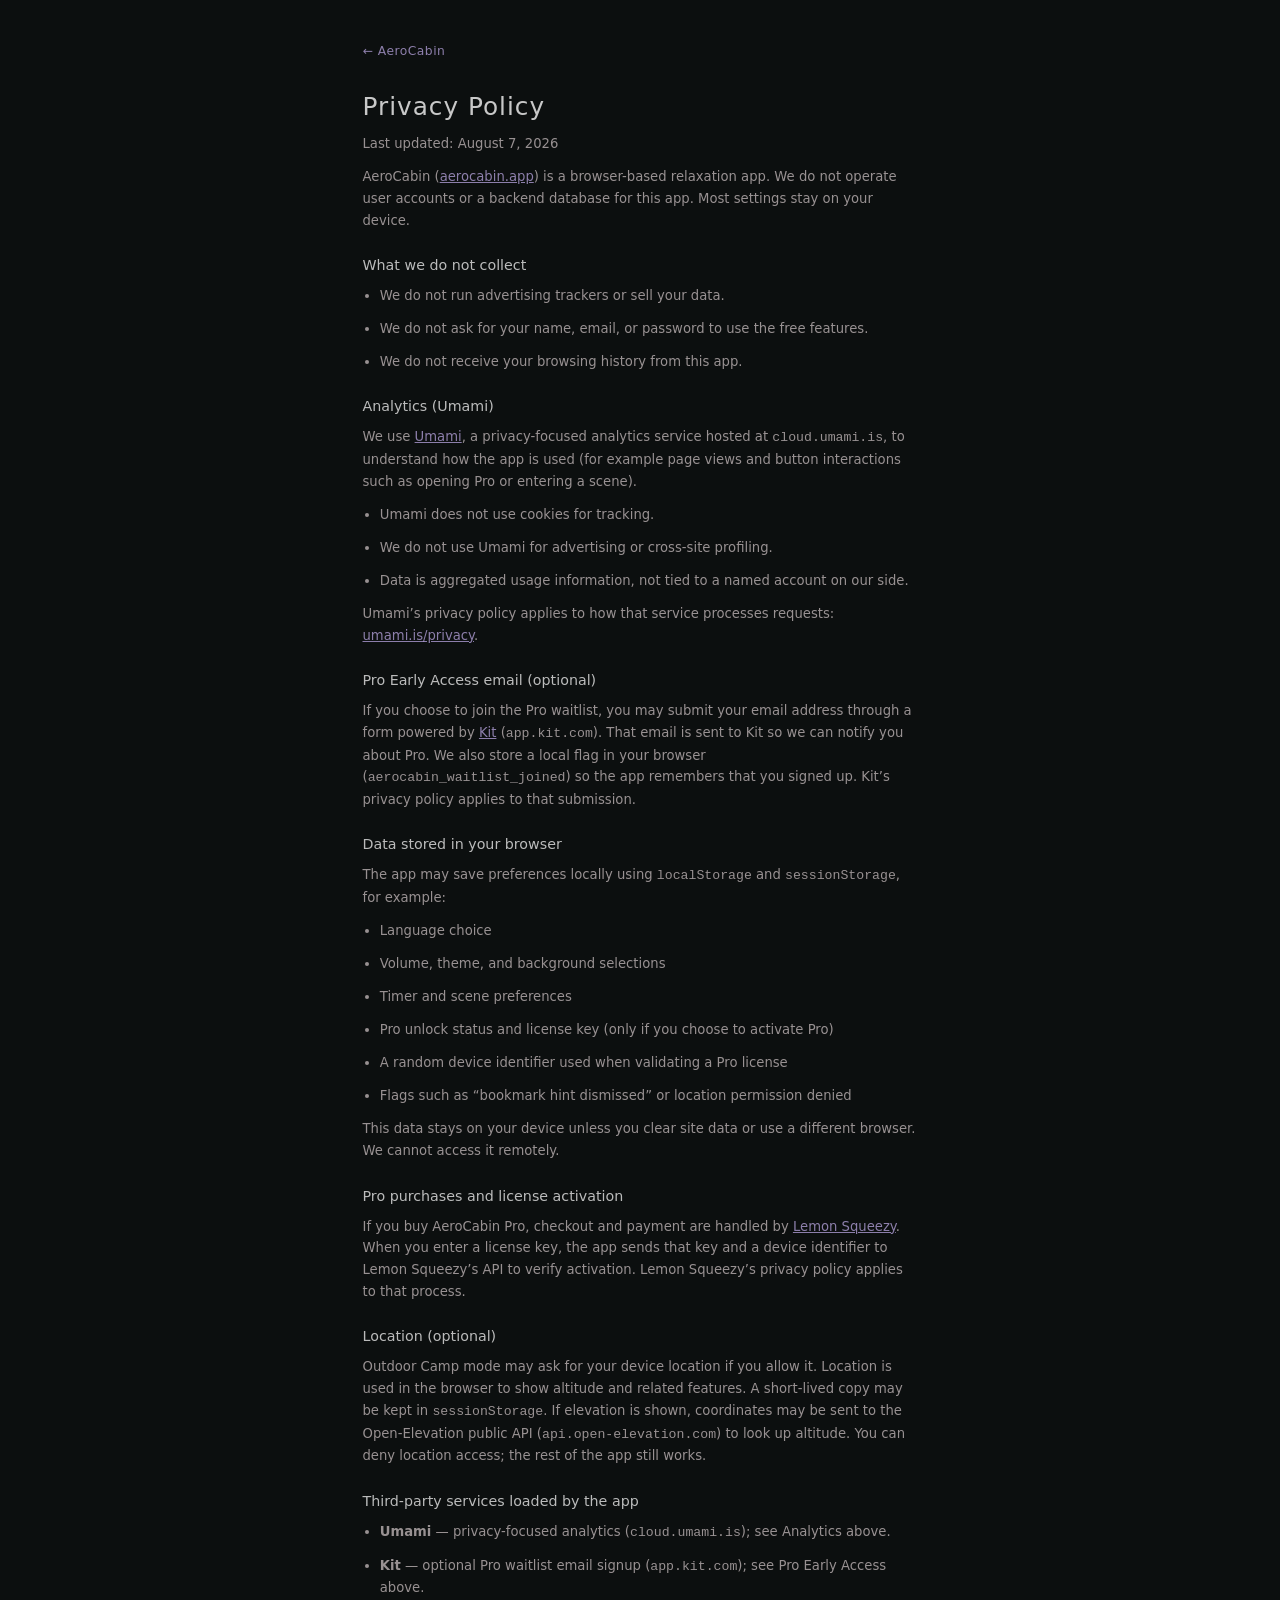
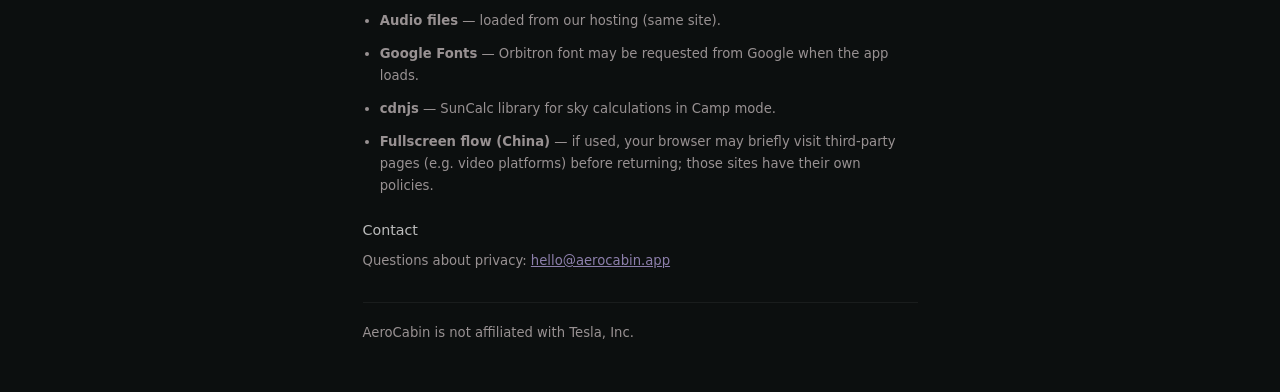
<file: privacy/index.html>
<!DOCTYPE html>
<html lang="en">
<head>
  <meta charset="UTF-8">
  <script>
  (function () {
    if (location.protocol === 'http:' && location.hostname === 'aerocabin.app') {
      location.replace('https://' + location.host + location.pathname + location.search + location.hash);
    }
  })();
  </script>
  <meta name="viewport" content="width=device-width, initial-scale=1.0">
  <meta name="theme-color" content="#0c0f0f">
  <title>Privacy · AeroCabin</title>
  <meta name="description" content="Privacy policy for AeroCabin — a browser-based relaxation app for Tesla owners. Learn what data stays on your device and how analytics and Pro features work.">
  <meta name="robots" content="index, follow">
  <link rel="canonical" href="https://aerocabin.app/privacy/">
  <link rel="stylesheet" href="/css/legal.css">
  <script defer src="https://cloud.umami.is/script.js" data-website-id="d08be28e-7d15-4e88-91e4-0f8fa352b8a3"></script>
</head>
<body>
  <main class="legal-page">
    <a href="/" class="legal-back">← AeroCabin</a>
    <h1>Privacy Policy</h1>
    <p class="legal-updated">Last updated: August 7, 2026</p>

    <p>AeroCabin (<a href="https://aerocabin.app">aerocabin.app</a>) is a browser-based relaxation app. We do not operate user accounts or a backend database for this app. Most settings stay on your device.</p>

    <h2>What we do not collect</h2>
    <ul>
      <li>We do not run advertising trackers or sell your data.</li>
      <li>We do not ask for your name, email, or password to use the free features.</li>
      <li>We do not receive your browsing history from this app.</li>
    </ul>

    <h2>Analytics (Umami)</h2>
    <p>We use <a href="https://umami.is" rel="noopener noreferrer">Umami</a>, a privacy-focused analytics service hosted at <code>cloud.umami.is</code>, to understand how the app is used (for example page views and button interactions such as opening Pro or entering a scene).</p>
    <ul>
      <li>Umami does not use cookies for tracking.</li>
      <li>We do not use Umami for advertising or cross-site profiling.</li>
      <li>Data is aggregated usage information, not tied to a named account on our side.</li>
    </ul>
    <p>Umami’s privacy policy applies to how that service processes requests: <a href="https://umami.is/privacy" rel="noopener noreferrer">umami.is/privacy</a>.</p>

    <h2>Pro Early Access email (optional)</h2>
    <p>If you choose to join the Pro waitlist, you may submit your email address through a form powered by <a href="https://kit.com" rel="noopener noreferrer">Kit</a> (<code>app.kit.com</code>). That email is sent to Kit so we can notify you about Pro. We also store a local flag in your browser (<code>aerocabin_waitlist_joined</code>) so the app remembers that you signed up. Kit’s privacy policy applies to that submission.</p>

    <h2>Data stored in your browser</h2>
    <p>The app may save preferences locally using <code>localStorage</code> and <code>sessionStorage</code>, for example:</p>
    <ul>
      <li>Language choice</li>
      <li>Volume, theme, and background selections</li>
      <li>Timer and scene preferences</li>
      <li>Pro unlock status and license key (only if you choose to activate Pro)</li>
      <li>A random device identifier used when validating a Pro license</li>
      <li>Flags such as “bookmark hint dismissed” or location permission denied</li>
    </ul>
    <p>This data stays on your device unless you clear site data or use a different browser. We cannot access it remotely.</p>

    <h2>Pro purchases and license activation</h2>
    <p>If you buy AeroCabin Pro, checkout and payment are handled by <a href="https://www.lemonsqueezy.com" rel="noopener noreferrer">Lemon Squeezy</a>. When you enter a license key, the app sends that key and a device identifier to Lemon Squeezy’s API to verify activation. Lemon Squeezy’s privacy policy applies to that process.</p>

    <h2>Location (optional)</h2>
    <p>Outdoor Camp mode may ask for your device location if you allow it. Location is used in the browser to show altitude and related features. A short-lived copy may be kept in <code>sessionStorage</code>. If elevation is shown, coordinates may be sent to the Open-Elevation public API (<code>api.open-elevation.com</code>) to look up altitude. You can deny location access; the rest of the app still works.</p>

    <h2>Third-party services loaded by the app</h2>
    <ul>
      <li><strong>Umami</strong> — privacy-focused analytics (<code>cloud.umami.is</code>); see Analytics above.</li>
      <li><strong>Kit</strong> — optional Pro waitlist email signup (<code>app.kit.com</code>); see Pro Early Access above.</li>
      <li><strong>Audio files</strong> — loaded from our hosting (same site).</li>
      <li><strong>Google Fonts</strong> — Orbitron font may be requested from Google when the app loads.</li>
      <li><strong>cdnjs</strong> — SunCalc library for sky calculations in Camp mode.</li>
      <li><strong>Fullscreen flow (China)</strong> — if used, your browser may briefly visit third-party pages (e.g. video platforms) before returning; those sites have their own policies.</li>
    </ul>

    <h2>Contact</h2>
    <p>Questions about privacy: <a href="mailto:hello@aerocabin.app">hello@aerocabin.app</a></p>

    <p class="legal-note">AeroCabin is not affiliated with Tesla, Inc.</p>
  </main>
</body>
</html>
</file>
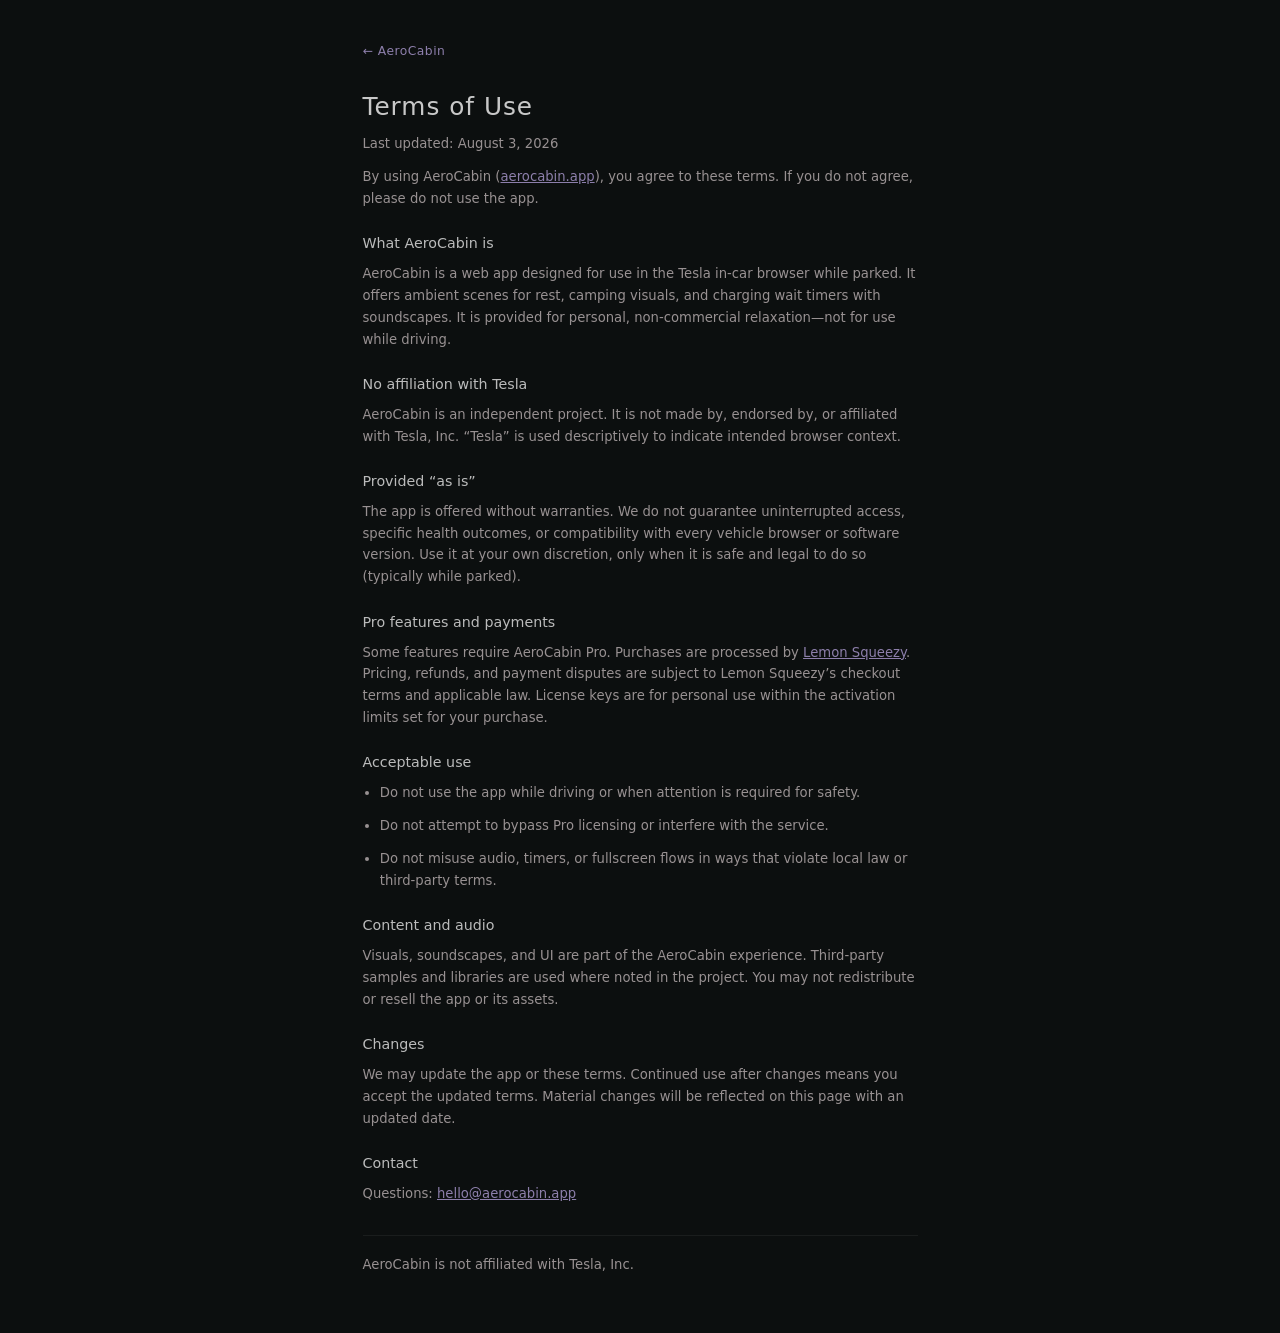
<file: terms/index.html>
<!DOCTYPE html>
<html lang="en">
<head>
  <meta charset="UTF-8">
  <script>
  (function () {
    if (location.protocol === 'http:' && location.hostname === 'aerocabin.app') {
      location.replace('https://' + location.host + location.pathname + location.search + location.hash);
    }
  })();
  </script>
  <meta name="viewport" content="width=device-width, initial-scale=1.0">
  <meta name="theme-color" content="#0c0f0f">
  <title>Terms · AeroCabin</title>
  <meta name="description" content="Terms of use for AeroCabin — a browser-based relaxation app for Tesla owners.">
  <meta name="robots" content="index, follow">
  <link rel="canonical" href="https://aerocabin.app/terms/">
  <link rel="stylesheet" href="/css/legal.css">
  <script defer src="https://cloud.umami.is/script.js" data-website-id="d08be28e-7d15-4e88-91e4-0f8fa352b8a3"></script>
</head>
<body>
  <main class="legal-page">
    <a href="/" class="legal-back">← AeroCabin</a>
    <h1>Terms of Use</h1>
    <p class="legal-updated">Last updated: August 3, 2026</p>

    <p>By using AeroCabin (<a href="https://aerocabin.app">aerocabin.app</a>), you agree to these terms. If you do not agree, please do not use the app.</p>

    <h2>What AeroCabin is</h2>
    <p>AeroCabin is a web app designed for use in the Tesla in-car browser while parked. It offers ambient scenes for rest, camping visuals, and charging wait timers with soundscapes. It is provided for personal, non-commercial relaxation—not for use while driving.</p>

    <h2>No affiliation with Tesla</h2>
    <p>AeroCabin is an independent project. It is not made by, endorsed by, or affiliated with Tesla, Inc. “Tesla” is used descriptively to indicate intended browser context.</p>

    <h2>Provided “as is”</h2>
    <p>The app is offered without warranties. We do not guarantee uninterrupted access, specific health outcomes, or compatibility with every vehicle browser or software version. Use it at your own discretion, only when it is safe and legal to do so (typically while parked).</p>

    <h2>Pro features and payments</h2>
    <p>Some features require AeroCabin Pro. Purchases are processed by <a href="https://www.lemonsqueezy.com" rel="noopener noreferrer">Lemon Squeezy</a>. Pricing, refunds, and payment disputes are subject to Lemon Squeezy’s checkout terms and applicable law. License keys are for personal use within the activation limits set for your purchase.</p>

    <h2>Acceptable use</h2>
    <ul>
      <li>Do not use the app while driving or when attention is required for safety.</li>
      <li>Do not attempt to bypass Pro licensing or interfere with the service.</li>
      <li>Do not misuse audio, timers, or fullscreen flows in ways that violate local law or third-party terms.</li>
    </ul>

    <h2>Content and audio</h2>
    <p>Visuals, soundscapes, and UI are part of the AeroCabin experience. Third-party samples and libraries are used where noted in the project. You may not redistribute or resell the app or its assets.</p>

    <h2>Changes</h2>
    <p>We may update the app or these terms. Continued use after changes means you accept the updated terms. Material changes will be reflected on this page with an updated date.</p>

    <h2>Contact</h2>
    <p>Questions: <a href="mailto:hello@aerocabin.app">hello@aerocabin.app</a></p>

    <p class="legal-note">AeroCabin is not affiliated with Tesla, Inc.</p>
  </main>
</body>
</html>
</file>
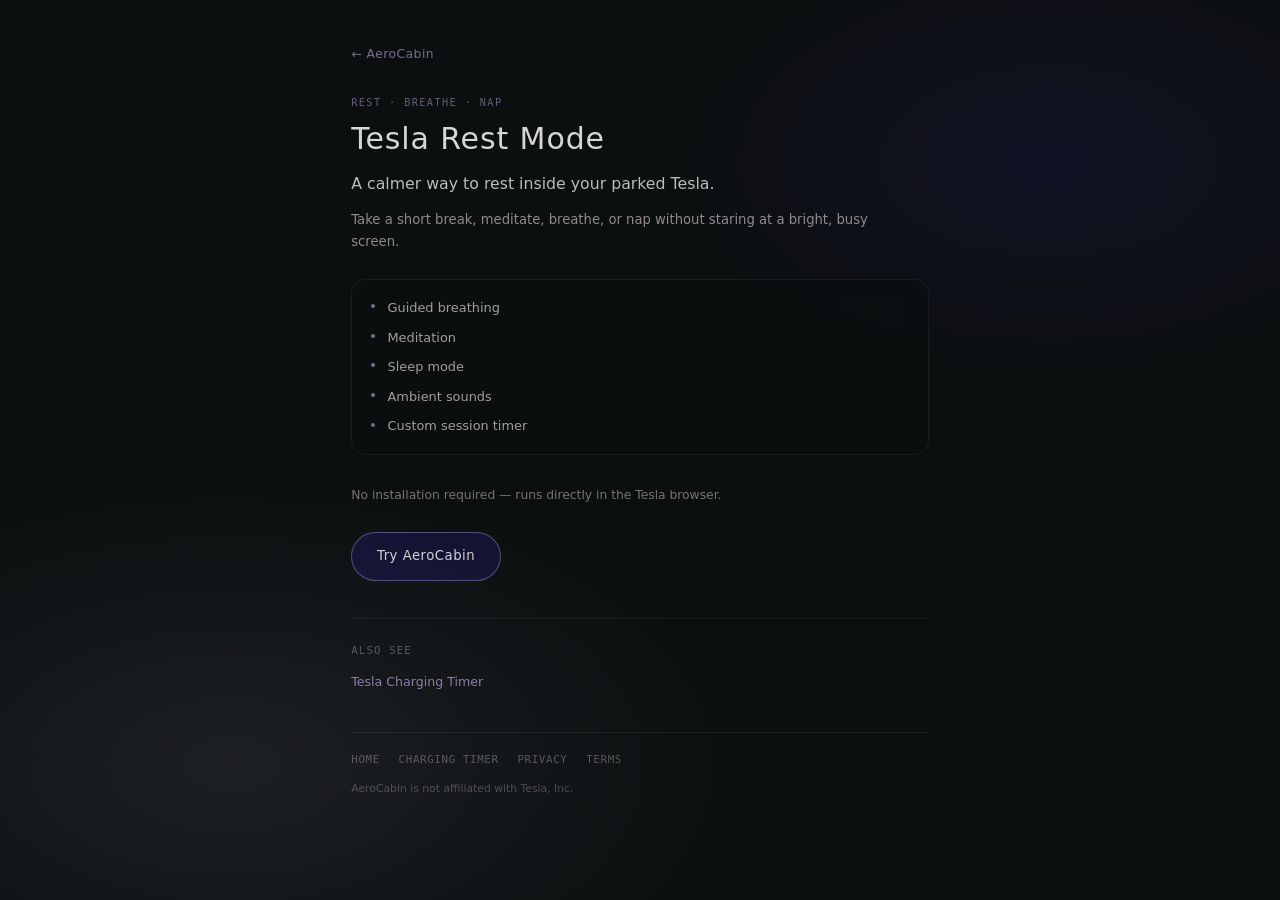
<file: tesla-rest-mode/index.html>
<!DOCTYPE html>
<html lang="en">
<head>
  <meta charset="UTF-8">
  <script>
  (function () {
    if (location.protocol === 'http:' && location.hostname === 'aerocabin.app') {
      location.replace('https://' + location.host + location.pathname + location.search + location.hash);
    }
  })();
  </script>
  <meta name="viewport" content="width=device-width, initial-scale=1.0">
  <meta name="theme-color" content="#0c0f0f">
  <title>Tesla Rest Mode – Relax, Breathe &amp; Nap in Your Tesla | AeroCabin</title>
  <meta name="description" content="A calmer way to rest inside your parked Tesla. Use guided breathing, meditation, sleep mode, ambient sounds and session timers directly in the Tesla browser.">
  <meta name="robots" content="index, follow">
  <link rel="canonical" href="https://aerocabin.app/tesla-rest-mode/">
  <meta property="og:type" content="website">
  <meta property="og:url" content="https://aerocabin.app/tesla-rest-mode/">
  <meta property="og:site_name" content="AeroCabin">
  <meta property="og:title" content="Tesla Rest Mode – Relax, Breathe &amp; Nap in Your Tesla | AeroCabin">
  <meta property="og:description" content="A calmer way to rest inside your parked Tesla. Use guided breathing, meditation, sleep mode, ambient sounds and session timers directly in the Tesla browser.">
  <meta property="og:image" content="https://aerocabin.app/assets/backgrounds/garden.png">
  <meta property="og:locale" content="en_US">
  <meta name="twitter:card" content="summary_large_image">
  <meta name="twitter:title" content="Tesla Rest Mode – Relax, Breathe &amp; Nap in Your Tesla | AeroCabin">
  <meta name="twitter:description" content="A calmer way to rest inside your parked Tesla. Use guided breathing, meditation, sleep mode, ambient sounds and session timers directly in the Tesla browser.">
  <meta name="twitter:image" content="https://aerocabin.app/assets/backgrounds/garden.png">
  <link rel="stylesheet" href="/css/landing.css">
  <script defer src="https://cloud.umami.is/script.js" data-website-id="d08be28e-7d15-4e88-91e4-0f8fa352b8a3"></script>
</head>
<body>
  <div class="landing-bg" aria-hidden="true"></div>
  <main class="landing-page">
    <a href="/" class="landing-back">← AeroCabin</a>
    <p class="landing-eyebrow">Rest · Breathe · Nap</p>
    <h1>Tesla Rest Mode</h1>
    <p class="landing-lead">A calmer way to rest inside your parked Tesla.</p>
    <p class="landing-copy">Take a short break, meditate, breathe, or nap without staring at a bright, busy screen.</p>
    <ul class="landing-features">
      <li>Guided breathing</li>
      <li>Meditation</li>
      <li>Sleep mode</li>
      <li>Ambient sounds</li>
      <li>Custom session timer</li>
    </ul>
    <p class="landing-note">No installation required — runs directly in the Tesla browser.</p>
    <a href="/" class="landing-cta" data-track-event="seo_rest_cta_click">Try AeroCabin</a>
    <section class="landing-related" aria-label="Related">
      <p class="landing-related-label">Also see</p>
      <a href="/tesla-charging-timer/">Tesla Charging Timer</a>
    </section>
    <footer class="landing-footer">
      <nav aria-label="Site">
        <a href="/">Home</a>
        <a href="/tesla-charging-timer/">Charging Timer</a>
        <a href="/privacy/">Privacy</a>
        <a href="/terms/">Terms</a>
      </nav>
      <p class="landing-disclaimer">AeroCabin is not affiliated with Tesla, Inc.</p>
    </footer>
  </main>
  <script src="/js/analytics.js?v=2"></script>
  <script src="/js/seo-landing.js?v=1"></script>
</body>
</html>
</file>
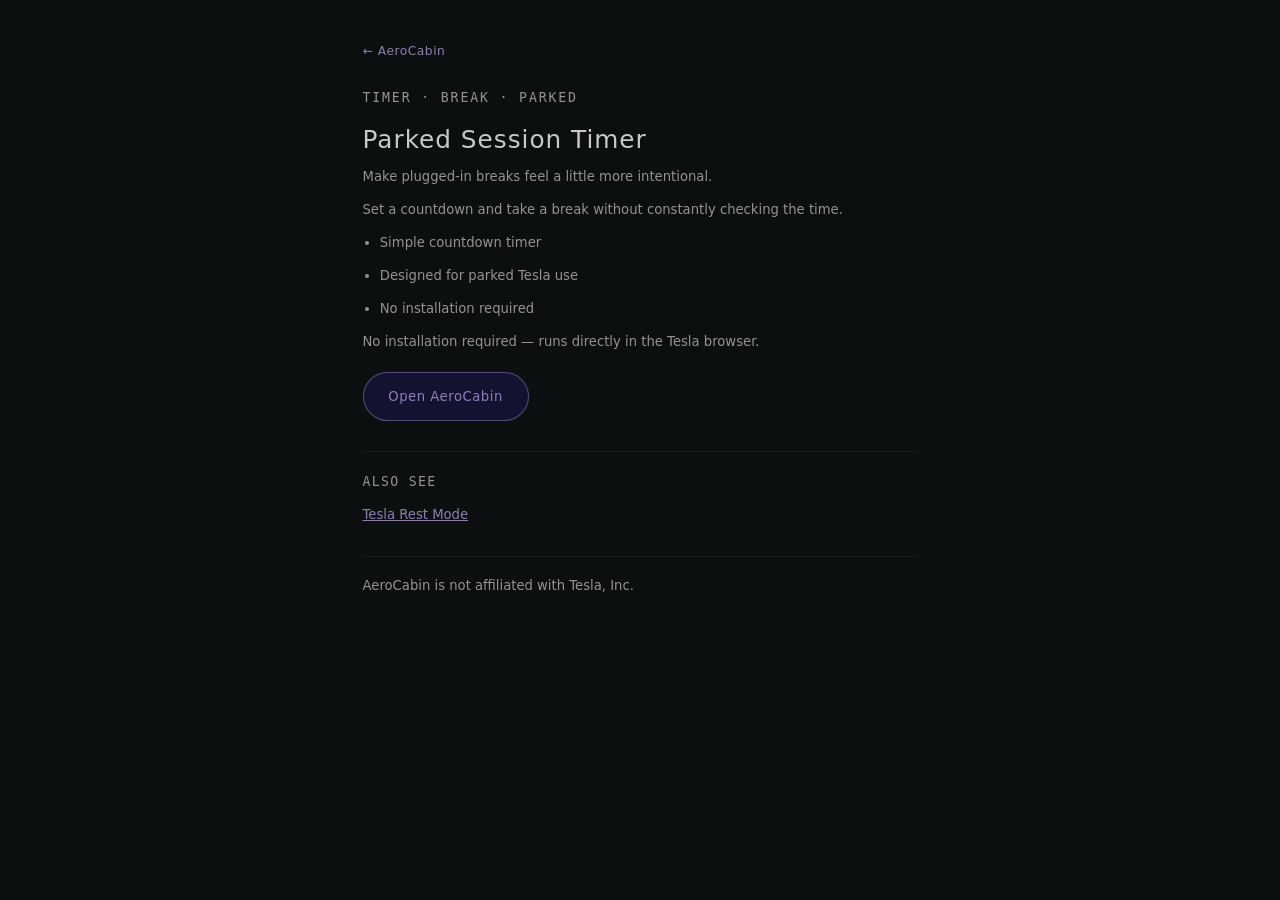
<file: tesla-session-timer/index.html>
<!DOCTYPE html>
<html lang="en">
<head>
  <meta charset="UTF-8">
  <script>
  (function () {
    if (location.protocol === 'http:' && location.hostname === 'aerocabin.app') {
      location.replace('https://' + location.host + location.pathname + location.search + location.hash);
    }
  })();
  </script>
  <meta name="viewport" content="width=device-width, initial-scale=1.0">
  <meta name="theme-color" content="#0c0f0f">
  <title>Tesla Charging Timer – Make Charging Breaks Better | AeroCabin</title>
  <meta name="description" content="Use a simple countdown timer during Tesla charging breaks. Runs directly in the Tesla browser with no installation required.">
  <meta name="robots" content="index, follow">
  <link rel="canonical" href="https://aerocabin.app/tesla-session-timer/">
  <meta property="og:type" content="website">
  <meta property="og:url" content="https://aerocabin.app/tesla-session-timer/">
  <meta property="og:site_name" content="AeroCabin">
  <meta property="og:title" content="Tesla Charging Timer – Make Charging Breaks Better | AeroCabin">
  <meta property="og:description" content="Use a simple countdown timer during Tesla charging breaks. Runs directly in the Tesla browser with no installation required.">
  <meta property="og:image" content="https://aerocabin.app/assets/backgrounds/garden.png">
  <meta property="og:locale" content="en_US">
  <meta name="twitter:card" content="summary_large_image">
  <meta name="twitter:title" content="Tesla Charging Timer – Make Charging Breaks Better | AeroCabin">
  <meta name="twitter:description" content="Use a simple countdown timer during Tesla charging breaks. Runs directly in the Tesla browser with no installation required.">
  <meta name="twitter:image" content="https://aerocabin.app/assets/backgrounds/garden.png">
  <link rel="stylesheet" href="/css/legal.css">
  <script defer src="https://cloud.umami.is/script.js" data-website-id="d08be28e-7d15-4e88-91e4-0f8fa352b8a3"></script>
</head>
<body>
  <main class="legal-page">
    <a href="/" class="legal-back">← AeroCabin</a>
    <p class="seo-eyebrow">Timer · Break · Parked</p>
    <h1>Parked Session Timer</h1>
    <p class="seo-lead">Make plugged-in breaks feel a little more intentional.</p>
    <p>Set a countdown and take a break without constantly checking the time.</p>
    <ul>
      <li>Simple countdown timer</li>
      <li>Designed for parked Tesla use</li>
      <li>No installation required</li>
    </ul>
    <p>No installation required — runs directly in the Tesla browser.</p>
    <a href="/" class="seo-cta" data-track-event="seo_session_timer_cta_click">Open AeroCabin</a>
    <section class="seo-related" aria-label="Related">
      <p class="seo-related-label">Also see</p>
      <p><a href="/tesla-rest-mode/">Tesla Rest Mode</a></p>
    </section>
    <p class="legal-note">AeroCabin is not affiliated with Tesla, Inc.</p>
  </main>
  <script src="/js/analytics.js?v=2"></script>
  <script src="/js/seo-landing.js?v=1"></script>
</body>
</html>
</file>
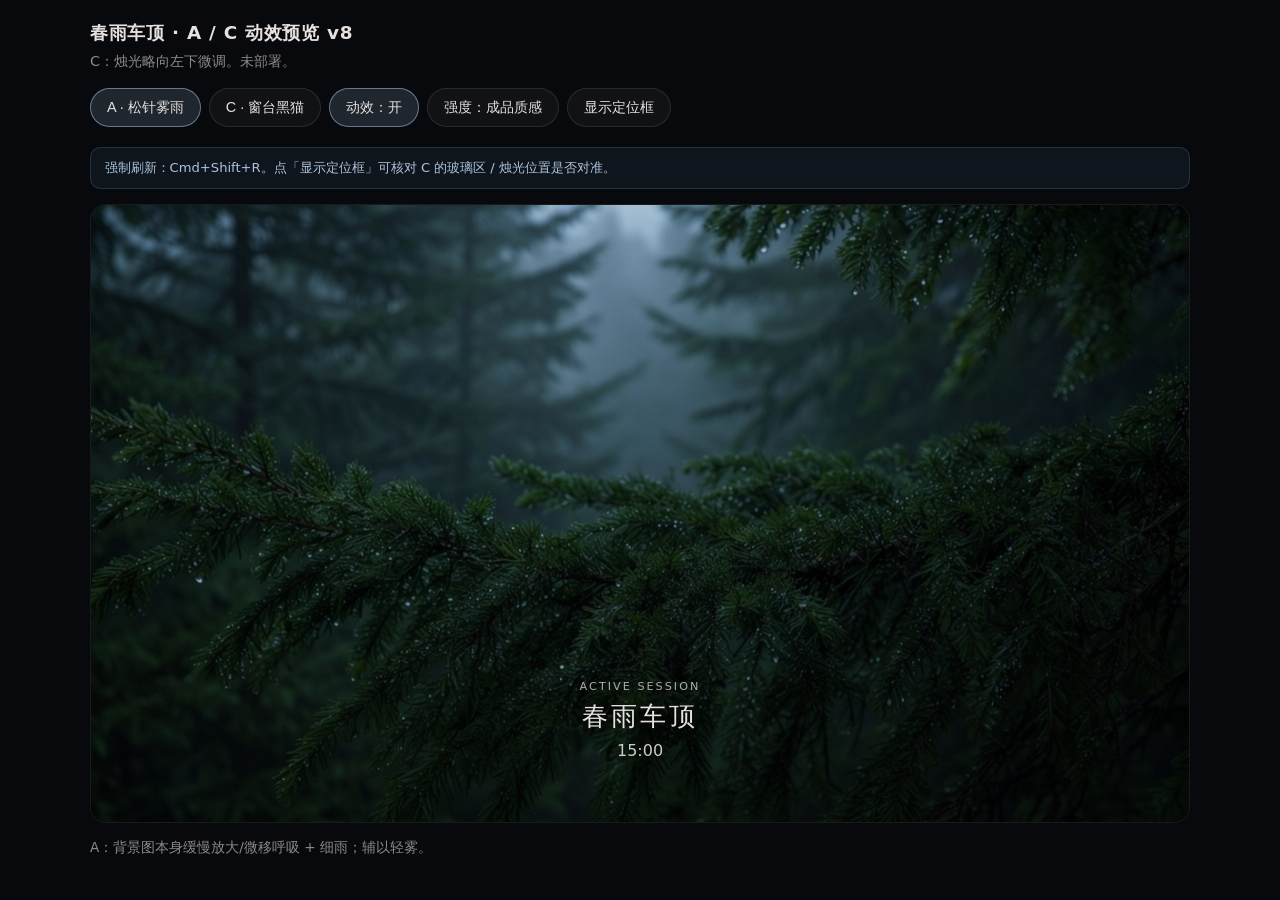
<file: assets/ambient/preview-spring-rain.html>
<!DOCTYPE html>
<html lang="zh-CN">
<head>
  <meta charset="UTF-8">
  <meta name="viewport" content="width=device-width, initial-scale=1">
  <title>春雨车顶 · A / C 动效预览</title>
  <style>
    :root {
      --bg: #07090c;
      --ink: #e6e0de;
      --muted: rgba(230, 224, 222, 0.6);
      --line: rgba(255, 255, 255, 0.1);
      --rain-alpha: 0.55;
      --mist-min: 0.3;
      --mist-max: 0.75;
      --candle-min: 0.45;
      --candle-max: 0.95;
    }
    html.intensity-boost {
      --rain-alpha: 0.78;
      --mist-min: 0.4;
      --mist-max: 1;
      --candle-min: 0.55;
      --candle-max: 1;
    }
    * { box-sizing: border-box; }
    html, body {
      margin: 0;
      min-height: 100%;
      background: var(--bg);
      color: var(--ink);
      font-family: "SF Pro Text", "PingFang SC", system-ui, sans-serif;
    }
    body { padding: 1.25rem 1.25rem 2.5rem; }
    header { max-width: 1100px; margin: 0 auto 1.25rem; }
    h1 {
      margin: 0 0 0.35rem;
      font-size: 1.15rem;
      font-weight: 600;
      letter-spacing: 0.04em;
    }
    p {
      margin: 0;
      color: var(--muted);
      font-size: 0.9rem;
      line-height: 1.5;
    }
    .tabs {
      display: flex;
      gap: 0.5rem;
      margin-top: 1rem;
      flex-wrap: wrap;
    }
    .tab {
      appearance: none;
      border: 1px solid var(--line);
      background: rgba(255, 255, 255, 0.04);
      color: var(--ink);
      padding: 0.55rem 1rem;
      border-radius: 999px;
      cursor: pointer;
      font-size: 0.9rem;
    }
    .tab[aria-pressed="true"] {
      border-color: rgba(160, 190, 220, 0.55);
      background: rgba(160, 190, 220, 0.16);
    }
    .hint {
      max-width: 1100px;
      margin: 0.75rem auto 0;
      padding: 0.65rem 0.85rem;
      border-radius: 0.65rem;
      background: rgba(120, 170, 220, 0.08);
      border: 1px solid rgba(120, 170, 220, 0.2);
      color: rgba(190, 215, 240, 0.9);
      font-size: 0.82rem;
    }
    .stage-wrap { max-width: 1100px; margin: 0.9rem auto 0; }
    .stage {
      position: relative;
      width: 100%;
      aspect-ratio: 16 / 9;
      border-radius: 1rem;
      overflow: hidden;
      border: 1px solid var(--line);
      background: #000;
      display: none;
      /* 让雨丝 translate 可按舞台高度计算 */
      container-type: size;
    }
    .stage.is-active { display: block; }

    .bg {
      position: absolute;
      inset: -3%;
      z-index: 0;
      background-size: cover;
      background-position: center;
      will-change: transform;
    }

    /* A：图片本身缓慢放大/微移，创造呼吸感 */
    #stage-a .bg {
      transform-origin: 42% 38%;
      animation: bg-breathe 16s ease-in-out infinite;
    }
    @keyframes bg-breathe {
      0%, 100% {
        transform: scale(1.03) translate3d(0, 0, 0);
      }
      50% {
        transform: scale(1.08) translate3d(-0.6%, 0.45%, 0);
      }
    }
    .veil {
      position: absolute;
      inset: 0;
      z-index: 1;
      pointer-events: none;
      background: linear-gradient(
        to bottom,
        rgba(5, 7, 12, 0.08),
        rgba(5, 7, 12, 0.2)
      );
    }

    /* —— 通用：雨丝（按容器高度下落，而不是按自身高度） —— */
    .rain-layer {
      position: absolute;
      inset: 0;
      overflow: hidden;
      pointer-events: none;
      z-index: 2;
    }
    .rain-drop {
      position: absolute;
      top: 0;
      left: 0;
      width: 1.1px;
      border-radius: 999px;
      background: linear-gradient(
        to bottom,
        rgba(200, 215, 230, 0),
        rgba(200, 215, 230, 0.42),
        rgba(200, 215, 230, 0)
      );
      opacity: var(--rain-alpha);
      /* 不用高亮发光，减少「浮在图层上」的感觉 */
      mix-blend-mode: overlay;
      animation-name: rain-travel;
      animation-timing-function: linear;
      animation-iteration-count: infinite;
      will-change: transform;
      transform: translate3d(0, -20cqh, 0);
      filter: blur(0.4px);
    }
    /* 关键：百分比相对被变换元素；这里用 100cqh 相对舞台 */
    @keyframes rain-travel {
      from { transform: translate3d(0, -15cqh, 0); }
      to { transform: translate3d(var(--drift, 0px), 115cqh, 0); }
    }

    /* A：全画面细雨，融入雾气 */
    #stage-a .rain-layer {
      inset: 0;
      mask-image: linear-gradient(
        to bottom,
        transparent 0%,
        #000 8%,
        #000 88%,
        transparent 100%
      );
      -webkit-mask-image: linear-gradient(
        to bottom,
        transparent 0%,
        #000 8%,
        #000 88%,
        transparent 100%
      );
    }
    #stage-a .rain-drop {
      width: 1px;
      mix-blend-mode: overlay;
      filter: blur(0.35px);
    }
    #stage-a .mist {
      position: absolute;
      inset: -10%;
      z-index: 3;
      pointer-events: none;
      background:
        radial-gradient(ellipse 85% 60% at 42% 32%, rgba(170, 195, 215, 0.16), transparent 68%),
        radial-gradient(ellipse 60% 48% at 68% 58%, rgba(110, 140, 165, 0.12), transparent 70%);
      animation: mist-breathe 10s ease-in-out infinite;
      mix-blend-mode: soft-light;
      will-change: opacity;
    }
    #stage-a .mist-b {
      position: absolute;
      inset: -12%;
      z-index: 3;
      pointer-events: none;
      background:
        radial-gradient(ellipse 55% 45% at 62% 28%, rgba(190, 210, 225, 0.1), transparent 65%);
      animation: mist-breathe-b 14s ease-in-out infinite;
      mix-blend-mode: soft-light;
      will-change: opacity;
    }
    @keyframes mist-breathe {
      0%, 100% { opacity: 0.35; }
      50% { opacity: 0.65; }
    }
    @keyframes mist-breathe-b {
      0%, 100% { opacity: 0.45; }
      50% { opacity: 0.2; }
    }

    /*
      C：雨只落在各个「玻璃格」内，避开木框与猫（左下格不下雨）
    */
    #stage-c .glass-rain {
      position: absolute;
      inset: 0;
      z-index: 2;
      pointer-events: none;
    }
    #stage-c .pane {
      position: absolute;
      overflow: hidden;
      container-type: size;
    }
    #stage-c .pane-tl { left: 20.8%; top: 7.0%;  width: 25.0%; height: 12.8%; }
    #stage-c .pane-tr { left: 49.8%; top: 7.0%;  width: 26.0%; height: 12.8%; }
    /* 中间横框（蓝框）约 20%~27%：上下窗格之间留空，不下雨 */
    #stage-c .pane-ml { left: 20.8%; top: 28.0%; width: 25.0%; height: 13.5%; }
    #stage-c .pane-mr { left: 49.8%; top: 28.0%; width: 26.0%; height: 13.5%; }
    #stage-c .pane-br { left: 49.8%; top: 45.0%; width: 26.0%; height: 13.5%; }
    #stage-c .pane .rain-drop {
      width: 1.15px;
      mix-blend-mode: overlay;
      opacity: calc(var(--rain-alpha) * 0.9);
      filter: blur(0.4px);
      animation-name: pane-rain-travel;
    }
    @keyframes pane-rain-travel {
      from { transform: translate3d(0, -25cqh, 0); }
      to { transform: translate3d(var(--drift, 1px), 130cqh, 0); }
    }

    #stage-c .candle {
      position: absolute;
      /* 对准火焰：略向左、向下 */
      left: 69.1%;
      top: 81.8%;
      width: 41px;
      height: 41px;
      margin-left: -20px;
      margin-top: -20px;
      z-index: 4;
      border-radius: 50%;
      pointer-events: none;
      background: radial-gradient(
        circle,
        rgba(255, 220, 140, 0.85) 0%,
        rgba(255, 160, 60, 0.35) 32%,
        rgba(255, 100, 30, 0.08) 52%,
        transparent 68%
      );
      animation: candle-flicker 2.4s ease-in-out infinite;
      mix-blend-mode: screen;
      will-change: opacity, transform;
    }
    @keyframes candle-flicker {
      0%, 100% {
        opacity: var(--candle-min);
        transform: scale(0.88);
      }
      40% {
        opacity: var(--candle-max);
        transform: scale(1.12);
      }
      65% {
        opacity: calc((var(--candle-min) + var(--candle-max)) * 0.5);
        transform: scale(0.96);
      }
    }

    .ui-mock {
      position: absolute;
      left: 50%;
      bottom: 10%;
      transform: translateX(-50%);
      z-index: 6;
      text-align: center;
      pointer-events: none;
      text-shadow: 0 2px 18px rgba(0, 0, 0, 0.85);
    }
    .ui-mock .label {
      font-size: 0.7rem;
      letter-spacing: 0.18em;
      opacity: 0.75;
      margin-bottom: 0.35rem;
    }
    .ui-mock .title {
      font-size: clamp(1.1rem, 2.5vw, 1.6rem);
      letter-spacing: 0.12em;
      font-weight: 500;
    }
    .ui-mock .timer {
      margin-top: 0.45rem;
      font-variant-numeric: tabular-nums;
      opacity: 0.9;
      font-size: 1rem;
    }

    .meta {
      max-width: 1100px;
      margin: 0.9rem auto 0;
      color: var(--muted);
      font-size: 0.85rem;
    }

    /* 调试：显示玻璃雨区域轮廓（默认关） */
    html.show-guides #stage-c .pane {
      outline: 1px dashed rgba(80, 200, 255, 0.75);
      background: rgba(80, 200, 255, 0.08);
    }
    html.show-guides #stage-c .candle {
      outline: 1px solid rgba(255, 80, 80, 0.7);
    }

    html.fx-off .rain-drop { opacity: 0 !important; animation: none !important; }
    html.fx-off .mist,
    html.fx-off .mist-b { opacity: 0.2 !important; animation: none !important; }
    html.fx-off #stage-a .bg { animation: none !important; transform: scale(1.03) !important; }
    html.fx-off .candle { opacity: 0.35 !important; animation: none !important; }

    /* 无 cqh 时的回退：用 100% 舞台高度近似 */
    @supports not (height: 1cqh) {
      @keyframes rain-travel {
        from { transform: translate3d(0, -15%, 0); }
        to { transform: translate3d(var(--drift, 0px), 1200%, 0); }
      }
      @keyframes pane-rain-travel {
        from { transform: translate3d(0, -20%, 0); }
        to { transform: translate3d(var(--drift, 1px), 1200%, 0); }
      }
    }
  </style>
</head>
<body>
  <header>
    <h1>春雨车顶 · A / C 动效预览 v8</h1>
    <p>C：烛光略向左下微调。未部署。</p>
    <div class="tabs">
      <button class="tab" type="button" data-stage="a" aria-pressed="true">A · 松针雾雨</button>
      <button class="tab" type="button" data-stage="c" aria-pressed="false">C · 窗台黑猫</button>
      <button class="tab" type="button" id="toggle-fx" aria-pressed="true">动效：开</button>
      <button class="tab" type="button" id="toggle-intensity" aria-pressed="false">强度：成品质感</button>
      <button class="tab" type="button" id="toggle-guides" aria-pressed="false">显示定位框</button>
    </div>
  </header>

  <p class="hint">
    强制刷新：Cmd+Shift+R。点「显示定位框」可核对 C 的玻璃区 / 烛光位置是否对准。
  </p>

  <div class="stage-wrap">
    <section class="stage is-active" id="stage-a" aria-label="选项 A">
      <div class="bg" style="background-image:url('candidates/spring-rain-opt-a-needles.jpg')"></div>
      <div class="veil"></div>
      <div class="rain-layer" data-rain="a"></div>
      <div class="mist"></div>
      <div class="mist-b"></div>
      <div class="ui-mock">
        <div class="label">ACTIVE SESSION</div>
        <div class="title">春雨车顶</div>
        <div class="timer">15:00</div>
      </div>
    </section>

    <section class="stage" id="stage-c" aria-label="选项 C">
      <div class="bg" style="background-image:url('candidates/spring-rain-opt-c-cat-window.jpg')"></div>
      <div class="veil"></div>
      <div class="glass-rain">
        <div class="pane pane-tl" data-pane></div>
        <div class="pane pane-tr" data-pane></div>
        <div class="pane pane-ml" data-pane></div>
        <div class="pane pane-mr" data-pane></div>
        <div class="pane pane-br" data-pane></div>
      </div>
      <div class="candle" aria-hidden="true"></div>
      <div class="ui-mock">
        <div class="label">ACTIVE SESSION</div>
        <div class="title">春雨车顶</div>
        <div class="timer">15:00</div>
      </div>
    </section>
  </div>

  <p class="meta" id="desc">A：背景图本身缓慢放大/微移呼吸 + 细雨；辅以轻雾。</p>

  <script>
    (function () {
      document.documentElement.classList.remove('intensity-boost');

      const desc = {
        a: 'A：背景图本身缓慢放大/微移呼吸 + 细雨；辅以轻雾。',
        c: 'C：雨避开中间横框（蓝框）与猫；烛光在红圈火焰上。'
      };
      const descEl = document.getElementById('desc');

      function spawnRain(layer, count, opts) {
        layer.innerHTML = '';
        const frag = document.createDocumentFragment();
        for (let i = 0; i < count; i++) {
          const el = document.createElement('span');
          el.className = 'rain-drop';
          const left = opts.pad + (i / Math.max(1, count - 1)) * (100 - opts.pad * 2)
            + (Math.random() * 2.2 - 1.1);
          const len = opts.minLen + Math.random() * (opts.maxLen - opts.minLen);
          const dur = opts.minDur + Math.random() * (opts.maxDur - opts.minDur);
          el.style.left = left.toFixed(2) + '%';
          el.style.height = len.toFixed(1) + 'px';
          el.style.animationDuration = dur.toFixed(2) + 's';
          el.style.animationDelay = (-Math.random() * dur).toFixed(2) + 's';
          el.style.setProperty('--drift', (Math.random() * opts.drift * 2 - opts.drift).toFixed(2) + 'px');
          if (opts.alphaJitter) {
            el.style.opacity = String(
              Math.max(0.2, Math.min(1, (0.7 + Math.random() * 0.5)))
            );
          }
          frag.appendChild(el);
        }
        layer.appendChild(frag);
      }

      const layerA = document.querySelector('[data-rain="a"]');
      spawnRain(layerA, 22, {
        pad: 2, minLen: 18, maxLen: 42, minDur: 5.5, maxDur: 9.5, drift: 1.8, alphaJitter: true
      });
      document.querySelectorAll('[data-pane]').forEach((pane) => {
        const n = pane.classList.contains('pane-br') ? 5 : 7;
        spawnRain(pane, n, {
          pad: 6, minLen: 18, maxLen: 40, minDur: 3.8, maxDur: 6.8, drift: 1.6, alphaJitter: true
        });
      });

      const tabs = document.querySelectorAll('.tab[data-stage]');
      tabs.forEach((btn) => {
        btn.addEventListener('click', () => {
          const id = btn.dataset.stage;
          tabs.forEach((b) => b.setAttribute('aria-pressed', b === btn ? 'true' : 'false'));
          document.querySelectorAll('.stage').forEach((s) => {
            s.classList.toggle('is-active', s.id === 'stage-' + id);
          });
          descEl.textContent = desc[id];
        });
      });

      const toggleFx = document.getElementById('toggle-fx');
      toggleFx.addEventListener('click', () => {
        const on = toggleFx.getAttribute('aria-pressed') !== 'true';
        toggleFx.setAttribute('aria-pressed', on ? 'true' : 'false');
        toggleFx.textContent = on ? '动效：开' : '动效：关';
        document.documentElement.classList.toggle('fx-off', !on);
      });

      const toggleIntensity = document.getElementById('toggle-intensity');
      toggleIntensity.addEventListener('click', () => {
        const boost = toggleIntensity.getAttribute('aria-pressed') !== 'true';
        toggleIntensity.setAttribute('aria-pressed', boost ? 'true' : 'false');
        toggleIntensity.textContent = boost ? '强度：加强预览' : '强度：成品质感';
        document.documentElement.classList.toggle('intensity-boost', boost);
      });

      const toggleGuides = document.getElementById('toggle-guides');
      toggleGuides.addEventListener('click', () => {
        const on = toggleGuides.getAttribute('aria-pressed') !== 'true';
        toggleGuides.setAttribute('aria-pressed', on ? 'true' : 'false');
        document.documentElement.classList.toggle('show-guides', on);
      });
    })();
  </script>
</body>
</html>
</file>
<file: css/legal.css>
*, *::before, *::after { box-sizing: border-box; margin: 0; padding: 0; }

html, body {
  min-height: 100%;
  background: #0c0f0f;
  color: rgba(226, 226, 226, 0.88);
  font-family: system-ui, -apple-system, 'PingFang SC', 'Helvetica Neue', sans-serif;
  font-size: 15px;
  line-height: 1.65;
  -webkit-font-smoothing: antialiased;
}

.legal-page {
  max-width: 40rem;
  margin: 0 auto;
  padding: clamp(1.5rem, 4vw, 2.5rem) 1.5rem 3rem;
}

.legal-back {
  display: inline-block;
  margin-bottom: 1.75rem;
  font-size: 0.82rem;
  color: rgba(210, 187, 255, 0.55);
  text-decoration: none;
  letter-spacing: 0.04em;
}

.legal-back:hover { color: rgba(210, 187, 255, 0.85); }

.legal-page h1 {
  font-size: clamp(1.35rem, 3vw, 1.65rem);
  font-weight: 300;
  letter-spacing: 0.04em;
  margin-bottom: 0.35rem;
}

.legal-updated {
  font-size: 0.78rem;
  color: rgba(207, 196, 197, 0.45);
  margin-bottom: 1.75rem;
}

.legal-page h2 {
  font-size: 0.95rem;
  font-weight: 400;
  color: rgba(226, 226, 226, 0.82);
  margin: 1.5rem 0 0.5rem;
}

.legal-page p,
.legal-page li {
  font-size: 0.88rem;
  color: rgba(207, 196, 197, 0.72);
  margin-bottom: 0.75rem;
}

.legal-page ul {
  padding-left: 1.15rem;
  margin-bottom: 0.75rem;
}

.legal-page a {
  color: rgba(210, 187, 255, 0.65);
}

.legal-page a:hover { color: rgba(210, 187, 255, 0.9); }

.legal-note {
  margin-top: 2rem;
  padding-top: 1.25rem;
  border-top: 1px solid rgba(255, 255, 255, 0.06);
  font-size: 0.78rem;
  color: rgba(207, 196, 197, 0.42);
}

.seo-eyebrow {
  font-family: ui-monospace, 'SF Mono', Menlo, Consolas, monospace;
  font-size: 0.68rem;
  letter-spacing: 0.14em;
  text-transform: uppercase;
  color: rgba(210, 187, 255, 0.45);
  margin-bottom: 0.65rem;
}

.seo-lead {
  font-size: clamp(0.95rem, 2.2vw, 1.05rem);
  font-weight: 300;
  color: rgba(226, 226, 226, 0.82);
  margin-bottom: 0.85rem;
}

.seo-cta {
  display: inline-block;
  margin-top: 0.5rem;
  padding: 0.85rem 1.65rem;
  border-radius: 999px;
  border: 1px solid rgba(210, 187, 255, 0.35);
  background: rgba(54, 38, 206, 0.18);
  color: rgba(226, 226, 226, 0.92);
  font-size: 0.88rem;
  letter-spacing: 0.04em;
  text-decoration: none;
}

.seo-cta:hover {
  background: rgba(54, 38, 206, 0.32);
  border-color: rgba(210, 187, 255, 0.5);
}

.seo-related {
  margin-top: 2rem;
  padding-top: 1.25rem;
  border-top: 1px solid rgba(255, 255, 255, 0.06);
  font-size: 0.84rem;
}

.seo-related-label {
  font-size: 0.72rem;
  letter-spacing: 0.1em;
  text-transform: uppercase;
  color: rgba(207, 196, 197, 0.38);
  margin-bottom: 0.5rem;
  font-family: ui-monospace, 'SF Mono', Menlo, Consolas, monospace;
}
</file>
<file: css/landing.css>
*, *::before, *::after { box-sizing: border-box; margin: 0; padding: 0; }

html, body {
  min-height: 100%;
  background: #0c0f0f;
  color: rgba(226, 226, 226, 0.88);
  font-family: system-ui, -apple-system, 'PingFang SC', 'Helvetica Neue', sans-serif;
  font-size: 15px;
  line-height: 1.65;
  -webkit-font-smoothing: antialiased;
}

.landing-bg {
  position: fixed;
  inset: 0;
  z-index: 0;
  pointer-events: none;
  background:
    radial-gradient(ellipse 70% 55% at 18% 85%, rgba(195, 192, 255, 0.09) 0%, transparent 58%),
    radial-gradient(ellipse 55% 45% at 82% 18%, rgba(54, 38, 206, 0.11) 0%, transparent 55%),
    #0c0f0f;
}

.landing-bg--timer {
  background:
    radial-gradient(ellipse 65% 50% at 75% 80%, rgba(210, 187, 255, 0.08) 0%, transparent 55%),
    radial-gradient(ellipse 50% 40% at 20% 25%, rgba(90, 70, 180, 0.1) 0%, transparent 52%),
    #0c0f0f;
}

.landing-page {
  display: block;
  position: relative;
  z-index: 1;
  max-width: 42rem;
  margin: 0 auto;
  padding: clamp(1.75rem, 4vw, 2.75rem) clamp(1.25rem, 4vw, 1.75rem) 3rem;
}

.landing-back {
  display: inline-block;
  margin-bottom: 2rem;
  font-size: 0.82rem;
  color: rgba(210, 187, 255, 0.55);
  text-decoration: none;
  letter-spacing: 0.04em;
}

.landing-back:hover { color: rgba(210, 187, 255, 0.85); }

.landing-eyebrow {
  font-family: ui-monospace, 'SF Mono', Menlo, Consolas, monospace;
  font-size: 0.68rem;
  letter-spacing: 0.14em;
  text-transform: uppercase;
  color: rgba(210, 187, 255, 0.45);
  margin-bottom: 0.65rem;
}

.landing-page h1 {
  font-size: clamp(1.55rem, 4vw, 2rem);
  font-weight: 300;
  letter-spacing: 0.03em;
  line-height: 1.2;
  margin-bottom: 1rem;
  color: rgba(226, 226, 226, 0.95);
}

.landing-lead {
  font-size: clamp(0.95rem, 2.2vw, 1.05rem);
  font-weight: 300;
  line-height: 1.55;
  color: rgba(226, 226, 226, 0.82);
  margin-bottom: 0.85rem;
}

.landing-copy {
  font-size: 0.88rem;
  color: rgba(207, 196, 197, 0.68);
  margin-bottom: 1.75rem;
  max-width: 36rem;
}

.landing-features {
  list-style: none;
  display: flex;
  flex-direction: column;
  gap: 0.55rem;
  margin-bottom: 2rem;
  padding: 1.15rem 1.25rem;
  border: 1px solid rgba(255, 255, 255, 0.06);
  border-radius: 1rem;
  background: rgba(12, 15, 15, 0.55);
  backdrop-filter: blur(10px);
  -webkit-backdrop-filter: blur(10px);
}

.landing-features li {
  font-size: 0.86rem;
  color: rgba(207, 196, 197, 0.78);
  padding-left: 1.1rem;
  position: relative;
}

.landing-features li::before {
  content: '';
  position: absolute;
  left: 0;
  top: 0.55em;
  width: 4px;
  height: 4px;
  border-radius: 50%;
  background: rgba(210, 187, 255, 0.55);
}

.landing-note {
  font-size: 0.82rem;
  color: rgba(207, 196, 197, 0.55);
  margin-bottom: 1.75rem;
}

.landing-cta {
  display: inline-flex;
  align-items: center;
  justify-content: center;
  padding: 0.85rem 1.65rem;
  border-radius: 999px;
  border: 1px solid rgba(210, 187, 255, 0.35);
  background: rgba(54, 38, 206, 0.18);
  color: rgba(226, 226, 226, 0.92);
  font-size: 0.88rem;
  font-weight: 400;
  letter-spacing: 0.04em;
  text-decoration: none;
  transition: background 0.2s, border-color 0.2s;
}

.landing-cta:hover {
  background: rgba(54, 38, 206, 0.32);
  border-color: rgba(210, 187, 255, 0.5);
}

.landing-related {
  margin-top: 2.5rem;
  padding-top: 1.5rem;
  border-top: 1px solid rgba(255, 255, 255, 0.06);
}

.landing-related-label {
  font-size: 0.72rem;
  letter-spacing: 0.1em;
  text-transform: uppercase;
  color: rgba(207, 196, 197, 0.38);
  margin-bottom: 0.65rem;
  font-family: ui-monospace, 'SF Mono', Menlo, Consolas, monospace;
}

.landing-related a {
  display: inline-block;
  margin-right: 1.25rem;
  font-size: 0.84rem;
  color: rgba(210, 187, 255, 0.62);
  text-decoration: none;
}

.landing-related a:hover { color: rgba(210, 187, 255, 0.9); }

.landing-footer {
  margin-top: 2.5rem;
  padding-top: 1.25rem;
  border-top: 1px solid rgba(255, 255, 255, 0.06);
}

.landing-footer nav {
  display: flex;
  flex-wrap: wrap;
  gap: 0.65rem 1.25rem;
  margin-bottom: 0.75rem;
}

.landing-footer a {
  font-size: 0.72rem;
  color: rgba(207, 196, 197, 0.38);
  text-decoration: none;
  letter-spacing: 0.06em;
  text-transform: uppercase;
  font-family: ui-monospace, 'SF Mono', Menlo, Consolas, monospace;
}

.landing-footer a:hover { color: rgba(207, 196, 197, 0.58); }

.landing-disclaimer {
  font-size: 0.72rem;
  color: rgba(207, 196, 197, 0.32);
}
</file>
